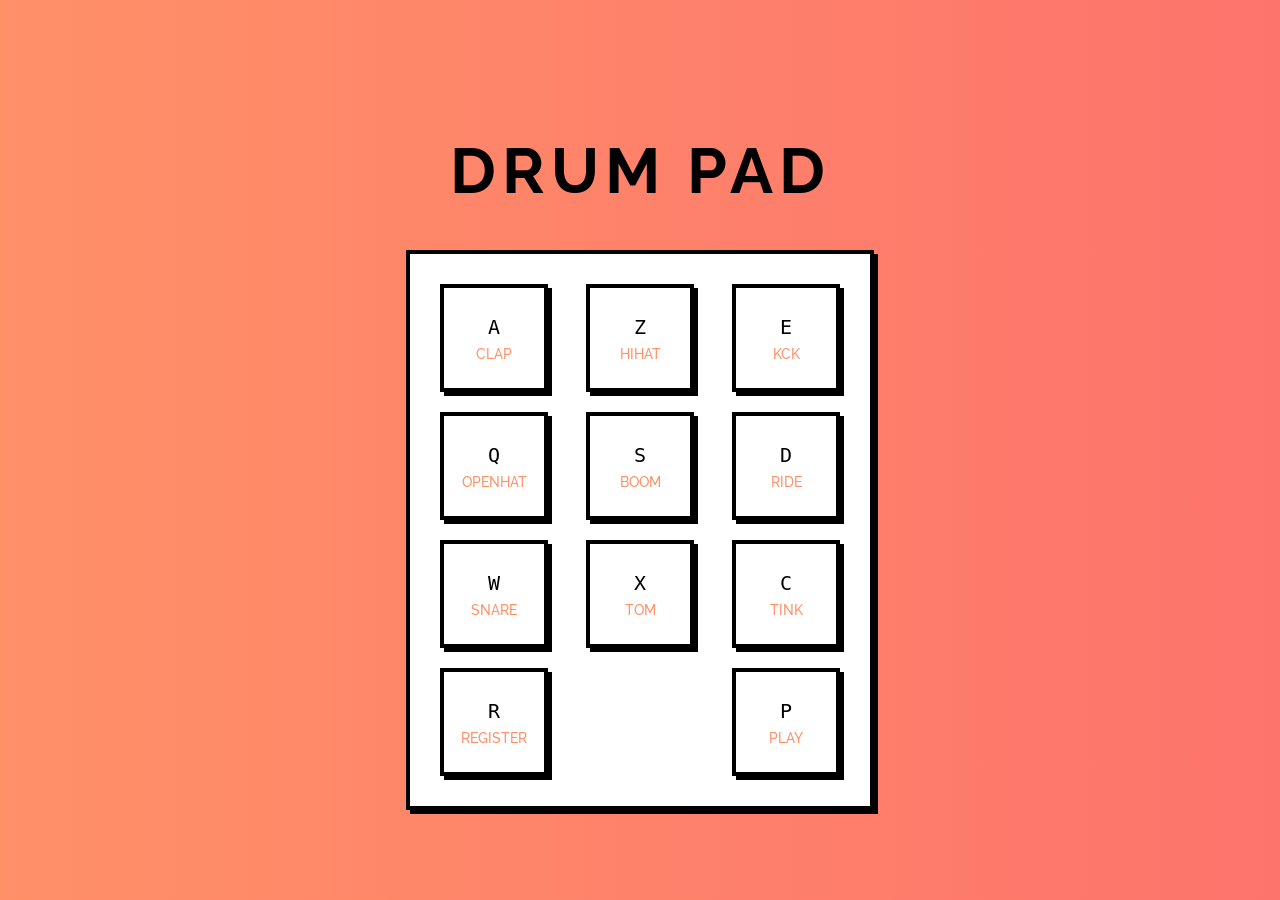
<file: drum_pad/index.html>
<!doctype html>
<html lang="fr">
  <head>
    <meta charset="UTF-8" />
    <meta name="viewport" content="width=device-width, initial-scale=1.0" />
    <title>Drum Pad</title>
    <link rel="stylesheet" href="style.css" type="text/css" />
    <script defer async type="module" src="app.js"></script>
  </head>
  <body>
    <h1>DRUM PAD</h1>
    <div class="pad">
      <div data-key="A" class="key keyA">
        <kbd>A</kbd>
        <span class="sound">CLAP</span>
      </div>

      <div data-key="Z" class="key keyZ">
        <kbd>Z</kbd>
        <span class="sound">HIHAT</span>
      </div>

      <div data-key="E" class="key keyE">
        <kbd>E</kbd>
        <span class="sound">KCK</span>
      </div>

      <div data-key="Q" class="key keyQ">
        <kbd>Q</kbd>
        <span class="sound">OPENHAT</span>
      </div>

      <div data-key="S" class="key keyS">
        <kbd>S</kbd>
        <span class="sound">BOOM</span>
      </div>

      <div data-key="D" class="key keyD">
        <kbd>D</kbd>
        <span class="sound">RIDE</span>
      </div>
      <div data-key="W" class="key keyW">
        <kbd>W</kbd>
        <span class="sound">SNARE</span>
      </div>
      <div data-key="X" class="key keyX">
        <kbd>X</kbd>
        <span class="sound">TOM</span>
      </div>
      <div data-key="C" class="key keyC">
        <kbd>C</kbd>
        <span class="sound">TINK</span>
      </div>
      <div data-key="R" class="key keyR">
        <kbd>R</kbd>
        <span class="sound">Register</span>
      </div>
      <div data-key="P" class="key keyP">
        <kbd>P</kbd>
        <span class="sound">Play</span>
      </div>
      <!-- Générer les 8 boxes restantes correspondant aux fichiers audio à jouer -->
    </div>
    <!-- Audio source -->
    <audio data-key="A" class="audio-key-65" src="./audio/clap.wav"></audio>
    <audio data-key="Z" class="audio-key-90" src="./audio/hihat.wav"></audio>
    <audio data-key="E" class="audio-key-69" src="./audio/kick.wav"></audio>
    <audio data-key="Q" class="audio-key-81" src="./audio/openhat.wav"></audio>
    <audio data-key="S" class="audio-key-83" src="./audio/boom.wav"></audio>
    <audio data-key="D" class="audio-key-68" src="./audio/ride.wav"></audio>
    <audio data-key="W" class="audio-key-87" src="./audio/snare.wav"></audio>
    <audio data-key="X" class="audio-key-88" src="./audio/tom.wav"></audio>
    <audio data-key="C" class="audio-key-67" src="./audio/tink.wav"></audio>

  </body>
</html>
</file>
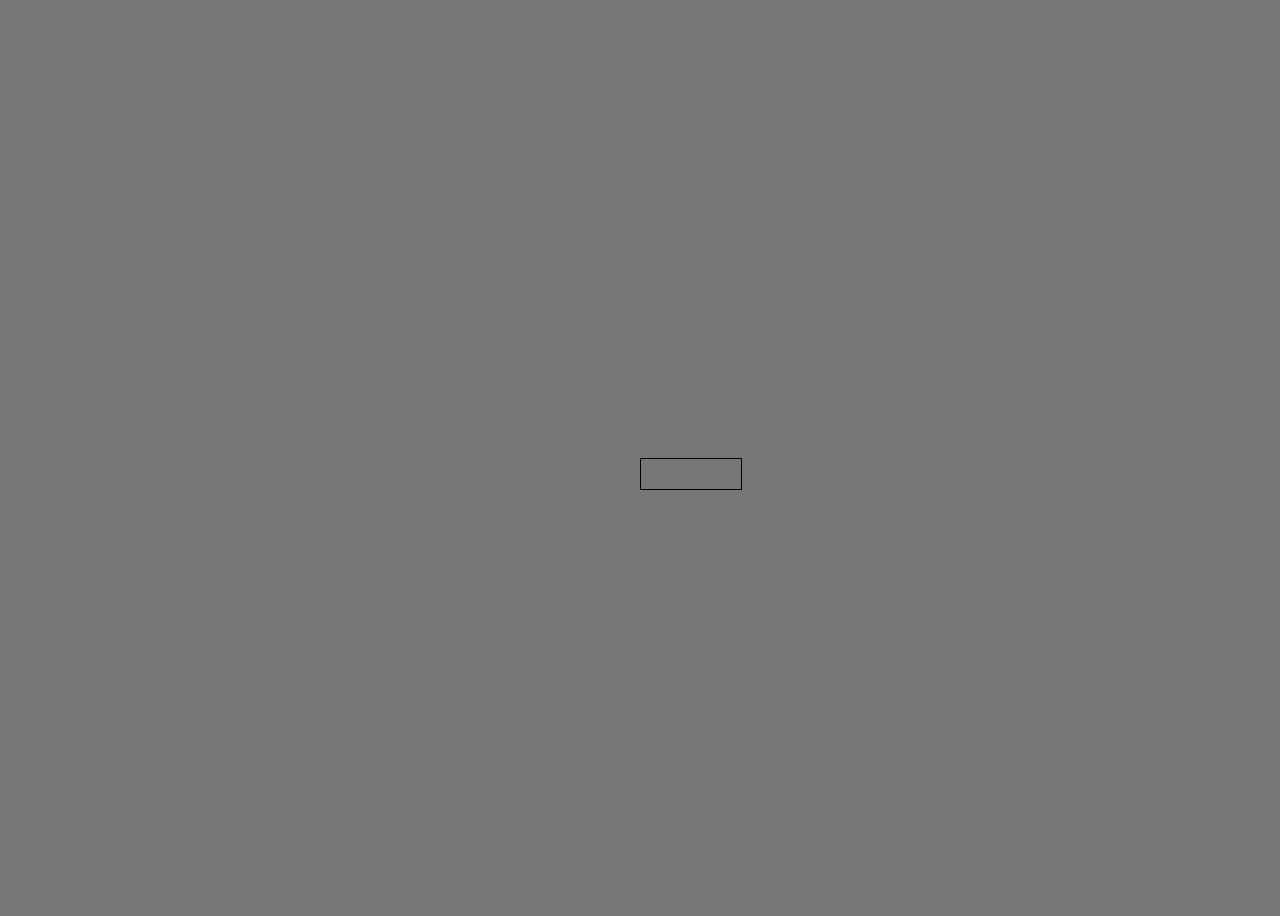
<file: EXOS/animation_priv/index.html>
<!DOCTYPE html>
<html lang="fr">
<head>
    <meta charset="UTF-8">
    <meta name="viewport" content="width=device-width, initial-scale=1.0">
    <title>Animation</title>
    <link rel="stylesheet" href="style.css" type="text/css">
</head>
<body>
              <div id="container">
                <div class="boite">bonjour les gens comment allez vous ce matin trés bien j'espere</div>
             </div>
</body>
</html>
</file>
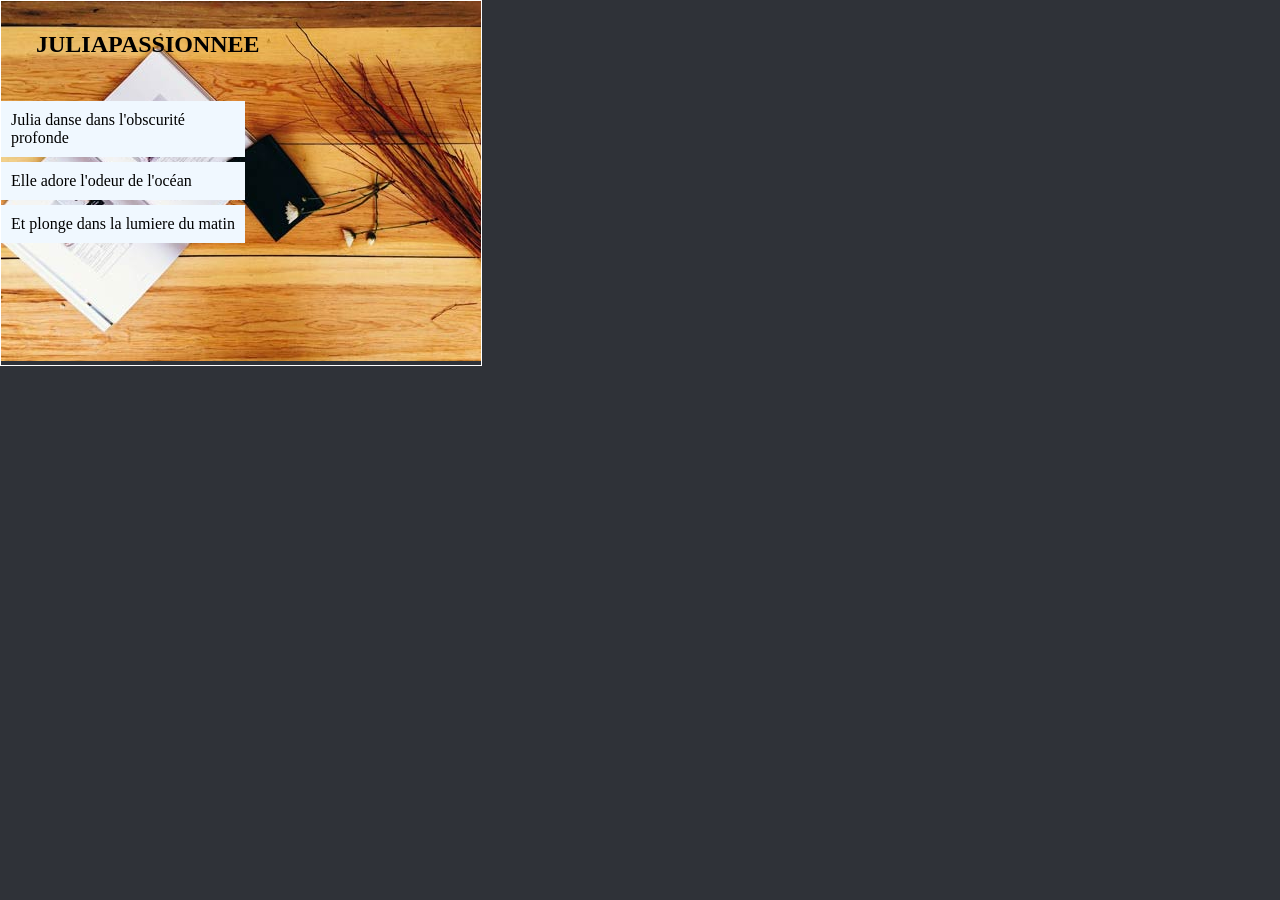
<file: EXOS/Julia/index.html>
<!DOCTYPE html>
<html lang="fr">
<head>
    <meta charset="UTF-8">
    <meta name="viewport" content="width=device-width, initial-scale=1.0">
    <title>Julia</title>
    <link rel="stylesheet" href="style2.css" >
    <script defer async type="module" src="app.js"></script>
</head>
<body>
    
            <section id="boite">
                        <h1>JULIA<span>PASSIONNEE</span></h1>
                        <img src="image_julia124.jpg" alt="julia">
                <article id="texte">     
                        <p>Julia danse dans l'obscurité<br>profonde </p>
                        <p>Elle adore l'odeur de l'océan </p>
                        <p>Et plonge dans la lumiere du matin </p>  
                 </article>    
            </section>

</body>
</html>
</file>
<file: EXOS/transform_priv/index.html>
<!DOCTYPE html>
<html lang="fr">
<head>
    <meta charset="UTF-8">
    <meta name="viewport" content="width=device-width, initial-scale=1.0">
    <title>Transform</title>
    <link rel="stylesheet" href="style.css">
</head>
<body>
                <div class="container">
                    <ul>
                      <li><a href="">Voila un test</a></li>
                      <li><a href="">Voila un test</a></li>
                      <li><a href="">Voila un test</a></li>
                      <li><a href="">Voila un test</a></li>
                    </ul>
                </div>
</body>
</html>
</file>
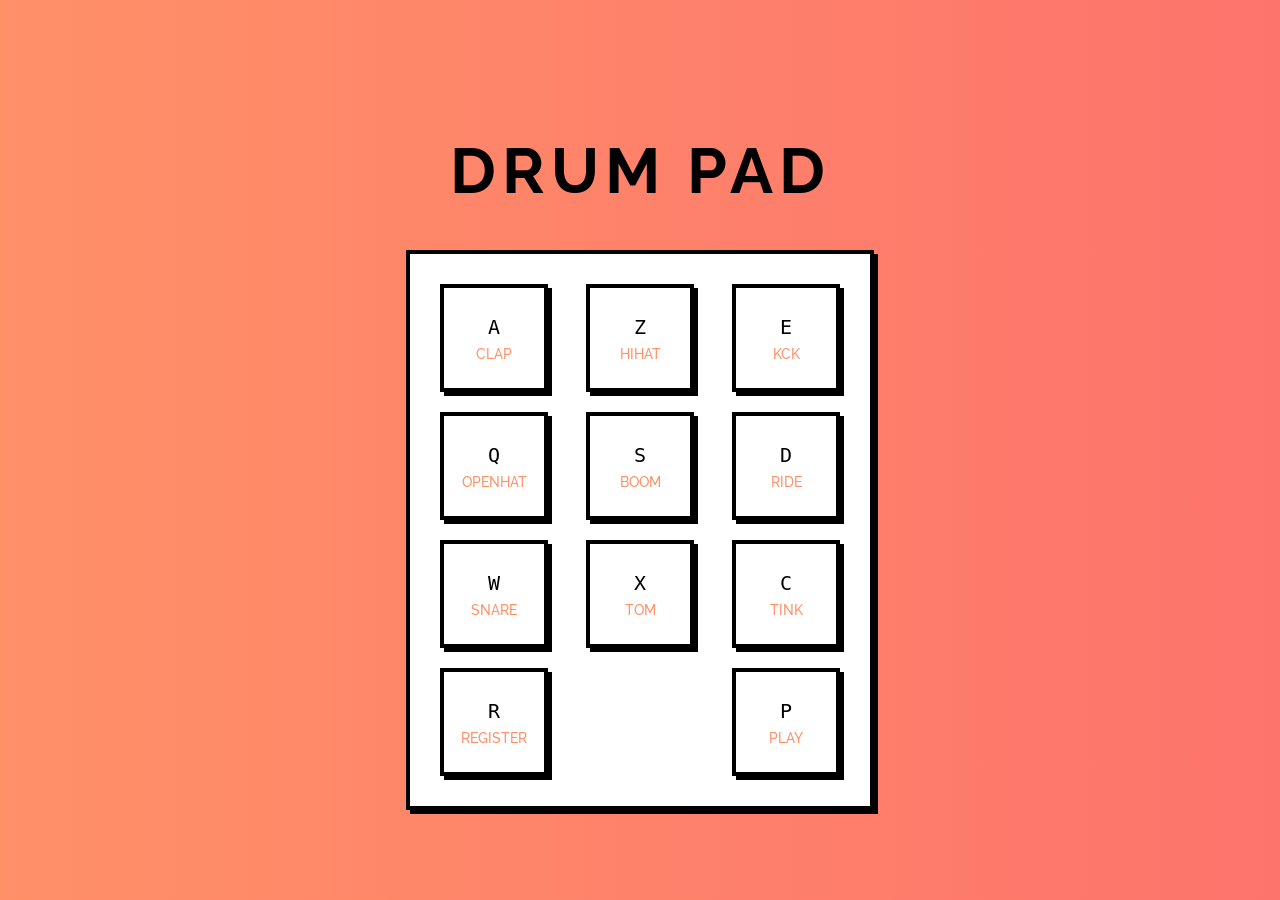
<file: drum_pad/index2.html>
<!DOCTYPE html>
<html lang="fr">
<head>
    <meta charset="UTF-8">
    <meta name="viewport" content="width=device-width, initial-scale=1.0">
    <title>Drum Pad</title>
    <link rel="stylesheet" href="style.css" type="text/css">
    <script defer async type="module" src="app.js"></script>
</head>
<body>
    <h1>DRUM PAD</h1>
<div class="pad">
  <div data-key="A" class="key keyA" >
    <kbd>A</kbd>
    <span class="sound">CLAP</span>
  </div>

  <div data-key="Z" class="key keyZ">
    <kbd>Z</kbd>
    <span class="sound">HIHAT</span>
  </div>

  <div data-key="E" class="key keyE">
    <kbd>E</kbd>
    <span class="sound">KCK</span>
  </div>

  <div data-key="Q" class="key keyQ">
    <kbd>Q</kbd>
    <span class="sound">OPENHAT</span>
  </div>

  <div data-key="S" class="key keyS">
    <kbd>S</kbd>
    <span class="sound">BOOM</span>
  </div>

  <div data-key="D" class="key keyD">
    <kbd>D</kbd>
    <span class="sound">RIDE</span>
  </div>
<div data-key="W" class="key keyW">
    <kbd>W</kbd>
    <span class="sound">SNARE</span>
  </div>
  <div data-key="X" class="key keyX">
    <kbd>X</kbd>
    <span class="sound">TOM</span>
  </div>
  <div data-key="C" class="key keyC">
    <kbd>C</kbd>
    <span class="sound">TINK</span>
  </div>
  <div data-key="R" class="key keyR">
    <kbd>R</kbd>
    <span class="sound">Register</span>
  </div>
   <div data-key="P" class="key keyP">
    <kbd>P</kbd>
    <span class="sound">Play</span>
  </div>
  <!-- Générer les 8 boxes restantes correspondant aux fichiers audio à jouer -->
</div>
<!-- Audio source -->
<audio data-key="A" class="audio-key-65" src="https://s3-us-west-2.amazonaws.com/s.cdpn.io/1159990/clap.wav"></audio>
<audio data-key="Z" class="audio-key-90" src="https://s3-us-west-2.amazonaws.com/s.cdpn.io/1159990/hihat.wav"></audio>
<audio data-key="E" class="audio-key-69" src="https://s3-us-west-2.amazonaws.com/s.cdpn.io/1159990/kick.wav"></audio>
<audio data-key="Q" class="audio-key-81" src="https://s3-us-west-2.amazonaws.com/s.cdpn.io/1159990/openhat.wav"></audio>
<audio data-key="S" class="audio-key-83" src="https://s3-us-west-2.amazonaws.com/s.cdpn.io/1159990/boom.wav"></audio>
<audio data-key="D" class="audio-key-68" src="https://s3-us-west-2.amazonaws.com/s.cdpn.io/1159990/ride.wav"></audio>
<audio data-key="W" class="audio-key-87" src="https://s3-us-west-2.amazonaws.com/s.cdpn.io/1159990/snare.wav"></audio>
<audio data-key="X" class="audio-key-88" src="https://s3-us-west-2.amazonaws.com/s.cdpn.io/1159990/tom.wav"></audio>
<audio data-key="C" class="audio-key-67" src="https://s3-us-west-2.amazonaws.com/s.cdpn.io/1159990/tink.wav"></audio>

<audio id="player" >
  <source src=""  type="audio/wav">
</audio>

</body>
</html>
</file>
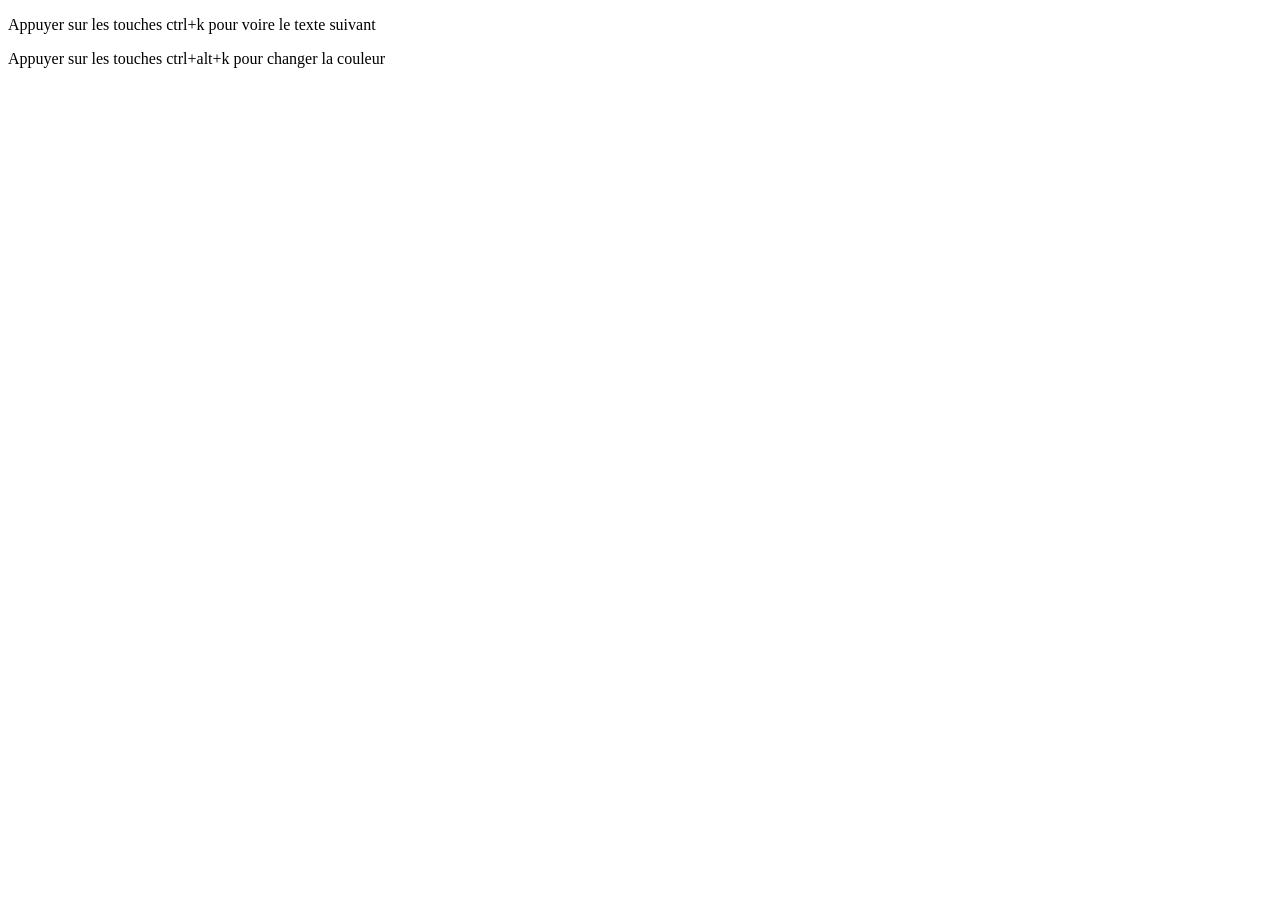
<file: EXOS/exo3/app3.html>
<!doctype html>
<html lang="fr">
  <head>
    <meta charset="UTF-8" />
    <meta name="viewport" content="width=device-width, initial-scale=1.0" />
    <title>Document</title>
    <link rel="stylesheet" href="style3.css" type="text/css" />
  </head>
  <body>
   
        <p>Appuyer sur les touches ctrl+k  pour voire le texte suivant</p>
        <p>Appuyer sur les touches ctrl+alt+k pour changer la couleur </p>

        <p id="idtexte1" class="invisible">voila le texte caché </p>

   <script>
const touchePress = {};


const txt = document.querySelector("#idtexte1");
    window.addEventListener("keydown",(even)=>{

     if(even.ctrlKey && even.key === 'k')
     {
        even.preventDefault();
        even.stopPropagation();
            if(txt)
            {
                txt.classList.remove("invisible");
            }
     }
      if(even.ctrlKey && even.altKey && even.key === 'k')
     {
        even.preventDefault();
        even.stopPropagation();
            if(txt)
            {
                txt.classList.remove("invisible");
                txt.style.color ="#00FF00";
            }
     }


    })
   </script>
  </body>
</html>
</file>
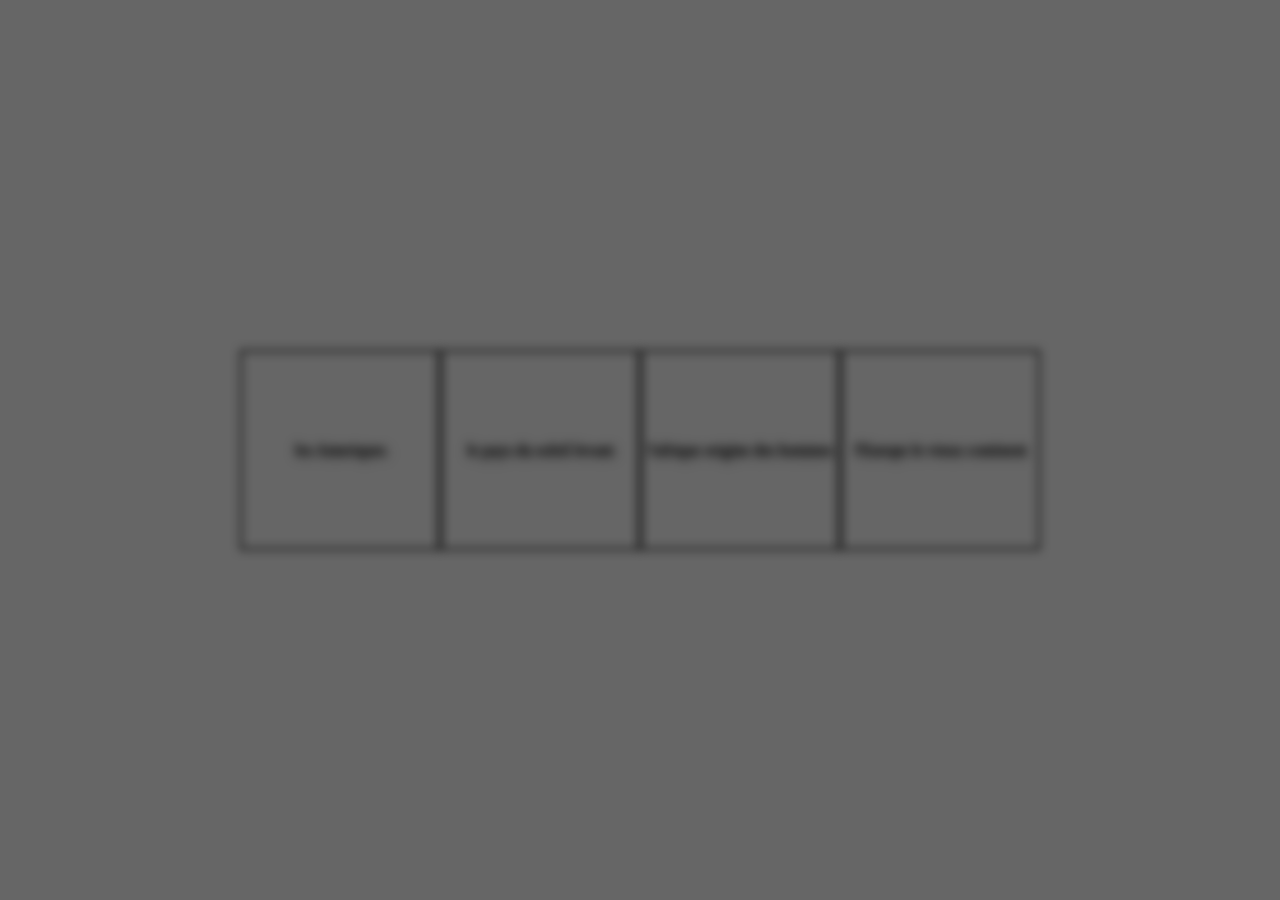
<file: EXOS/exo4/app4.html>
<!doctype html>
<html lang="fr">
  <head>
    <meta charset="UTF-8" />
    <meta name="viewport" content="width=device-width, initial-scale=1.0" />
    <link rel="stylesheet" href="style4.css" />
    <title>Document</title>
    <script defer async type="module" src="app4.js"></script>
  </head>
  <body>
    <div id="container">
      <div class="boite">les Ameriques</div>
      <div class="boite">le pays du soleil levant</div>
      <div class="boite">l'afrique origine des hommes</div>
      <div class="boite">l'Europe le vieux continent</div>
    </div>
  </body>
</html>
</file>
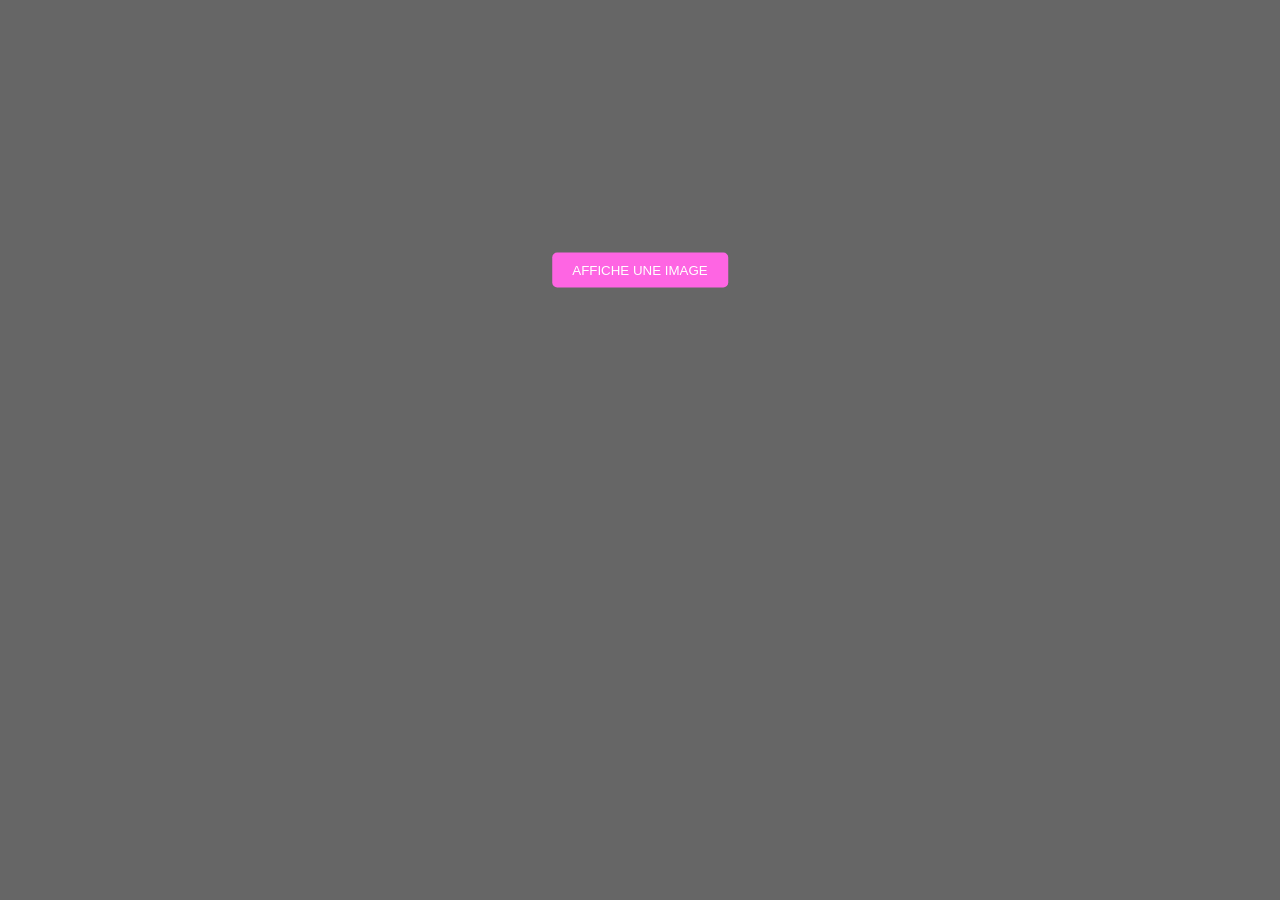
<file: EXOS/exo5/app5.html>
<!DOCTYPE html>
<html lang="en">
<head>
    <meta charset="UTF-8">
    <meta name="viewport" content="width=device-width, initial-scale=1.0">
    <title>Document</title>
    <link rel="stylesheet" href="style5.css">
    <script defer async type="module" src="app5.js"></script> 
</head>
<body>
    

                <button class="mybtn">AFFICHE UNE IMAGE</button>

<div id="container" class="invisible" >
        <div class="slide"  >
            <img src="image1.jpg" alt="image" width="300" height="300">
            <img src="image2.jpg" alt="image" width="300" height="300">
            <img src="image1.jpg" alt="image" width="300" height="300" > 
        </div>
</div>

</body> 
</html>
</file>
<file: drum_pad/style.css>
@import url("https://fonts.googleapis.com/css?family=Raleway:400,400i,700");

html, body {
  background: linear-gradient(to left, #fd746c , #ff9068);
  height: 100%;
  width: 100%;
  display: flex;
  flex-direction: column;
  justify-content: center;
  align-items: center;
  overflow: hidden;
  font-family: Raleway, sans-serif;
}
h1 {
  color: black;
  font-size: 5vw;
  letter-spacing: 6px;
}
.pad {
  width: 400px;
  display: flex;
  justify-content: space-between;
  flex-wrap: wrap;
  padding: 20px 30px;
  background-color: white;
  border: 4px solid black;
  box-shadow: 4px 4px 0 0 black;
}
.key {
  width: 100px;
  height: 100px;
  margin: 10px 0;
  display: flex;
  flex-direction: column;
  justify-content: center;
  align-items: center;
  font-size: 20px;
  font-weight: 500;
  color: black;
  background-color: white;
  border: 4px solid black;
  box-shadow: 4px 4px 0 0 black;
  user-select: none;
  transform: translate(0, 0);
}
.sound {
  font-size: 14px;
  text-transform: uppercase;
  color: #ff9068;
  margin-top: 7px
}
.key.playing {
  background-color: #ddd;
  box-shadow: 0 0 0 0 black;
  transform: translate(4px, 4px);
  border-color: #fd746c;
  transition: all 300ms cubic-bezier(0.075, 0.82, 0.165, 1);
}
.key.playing .sound {
  color: #fd746c;
  transform: scale(1.5);
  transition: all 300ms cubic-bezier(0.075, 0.82, 0.165, 1);
}
</file>
<file: EXOS/animation_priv/style.css>
:root{
    --back-color : #777;
    font-size: 1em;
}

body{
    background-color: var(--back-color);
    position: relative;
    top: 0%;
    left: 0;
    height: 100vh;
}

#container{
    position: relative;
    top: 50%;
    left: 50%;
    height: 30px;
    white-space: nowrap;
    width: 100px;
 overflow: hidden;
    border: 1px solid black;
}

.boite{  
    position: absolute;
    top: 0;
    left: 0;
   
animation-name: boite-move ;
animation-duration: 6s;
/* animation-timing-function: cubic-bezier(); */
animation-timing-function: linear;
animation-delay: 0ms;
/* animation-direction: alternate; */
animation-iteration-count: infinite;
animation-fill-mode: forwards;

}


@keyframes boite-move {
    0%{transform: translateX(0px);}
    100%{
        transform: translateX(-505px);
    }
}
</file>
<file: EXOS/Julia/style2.css>
:root{
    --back-color:#2f3238;
    font-size: 1em;
}
*,*::after,*::before{
    padding: 0;
    margin: 0;
    border:0;
}

body{
    background-color: var(--back-color);
    width: 100vw;
    height: 100vh;
    position: relative;
}

#boite{
    position: relative;
    width: min-content;
    height: min-content;
    border: 1px solid white;
    overflow: hidden;
}
#boite h1{
    position: absolute;
    top: 30px;
    left: 35px;
    z-index: 100;
}
#boite #texte{
    position: absolute;
    top: 100px;
    left: 0px;
     display: flex;
    flex-direction: column;
    gap: 5px; 
     transition: all 1s; 
}
#boite article p{
    background-color: aliceblue;
    padding: 10px;
}
#boite img{

    transition: all 1s;
}

#boite img:hover{
    transform: scale(1.3,1.3);
}

.move{
    left: 300px;
}
</file>
<file: EXOS/transform_priv/style.css>
body{
    background-color: #777;
}

.container{
    border: 1px solid black;
    background-color: bisque;
    width: 600px;
    height: 200px;
   
    transform-origin: center center; 
    transform: translateX(-580px)   ;
    transition: all 3s;
}

.container:hover{
    background-color: blueviolet;
      transform: translateX(0px) ;
}
</file>
<file: EXOS/exo3/style3.css>
#idtexte1.invisible
{
    visibility: hidden
}
</file>
<file: EXOS/exo4/style4.css>
:root{
    font-size: 1em;
    --back-color:#666;
}

*,*:after,*::before{
    padding: 0;
    margin: 0;
    border: 0;
    box-sizing: border-box;
}

body{
    width: 100vw;
    height: 100vh;
    background-color: var(--back-color);
    display: flex;
    justify-content: center;
    align-items: center;
}
.boite{
    width: 200px;
    height: 200px;
    border: 2px solid black;
    filter: blur(5px);
    transition: all 1s;
    display: flex;
    flex-direction: row;
    justify-content: center;
    align-items: center;
    
}

.scale{
    transform:scale(2,1);
}

.boite:hover{
    filter: blur(0);
    border:2px solid red;
}
#container>div{
    text-shadow: 2px 2px 8px black;
}
#container{
    display: flex;
    flex-direction: row;
    justify-content: center;
    align-items: center;
}
</file>
<file: EXOS/exo5/style5.css>
:root{
    font-size: 1em;
    --back-color:#666;
    --back-btn-color:#fe65e3;
}
*,*::after,*::before{
    padding: 0;
    margin:0;
    border: 0;
    box-sizing: border-box;
}

body{
   position:relative;
   top: 0;
   left: 0;
    background-color: var(--back-color);
    width:100vw;
    height: 100vh;
}

.mybtn{
    position: absolute;
    left: 50%;
    top: 30%;
    transform: translate(-50% ,-50%);
    padding: 10px 20px;
    background-color: var(--back-btn-color);
    color: white;
    border-radius: 5px;
    cursor: pointer;
}


.invisible{
    visibility: hidden; 
}
  
#container{
    position: absolute; 
    top: 50%;
    left: 800px; 
    overflow: hidden; 
    width: 300px;
    height: 300px;
    white-space: nowrap;
}
.slide{
     position: absolute; 
     top: 0;
    left: 0; 
    width: 600px;
    height: 300px;
    transition: all 1s;
}

.move1{
    left: -302px;
}

.move2{
    left: -604px;
}

.move3{
    left: -906px;
}
</file>
